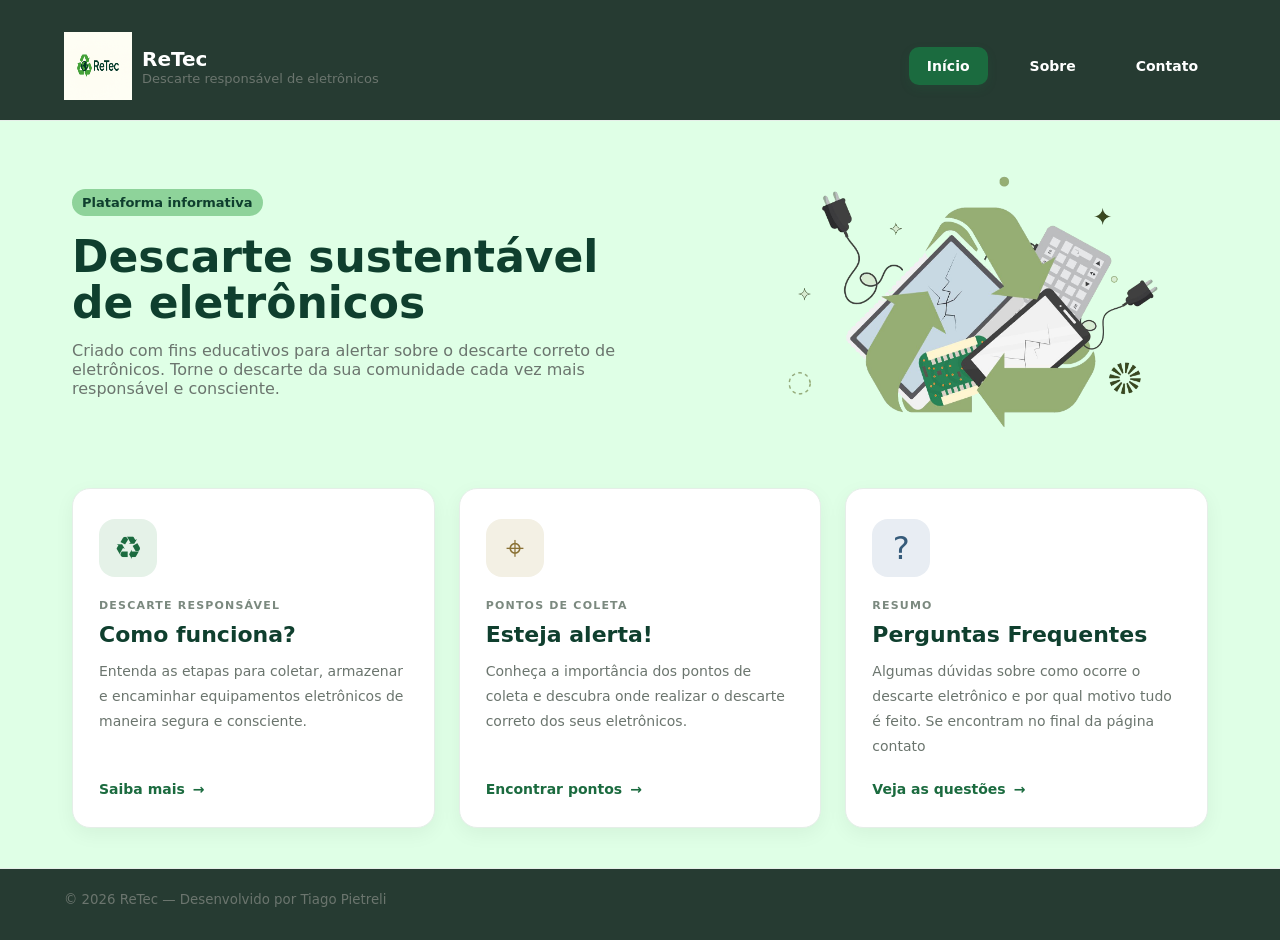
<file: index.html>
<!DOCTYPE html>
<html lang="pt-BR">
<head>
    <meta charset="UTF-8">
    <meta http-equiv="refresh" content="0; url=HTML/index.html">
    <title>ReTec</title>
</head>
<body>
    <p>
        Se não for redirecionado,
        <a href="HTML/index.html">clique aqui para acessar o ReTec</a>.
    </p>
</body>
</html>
</file>
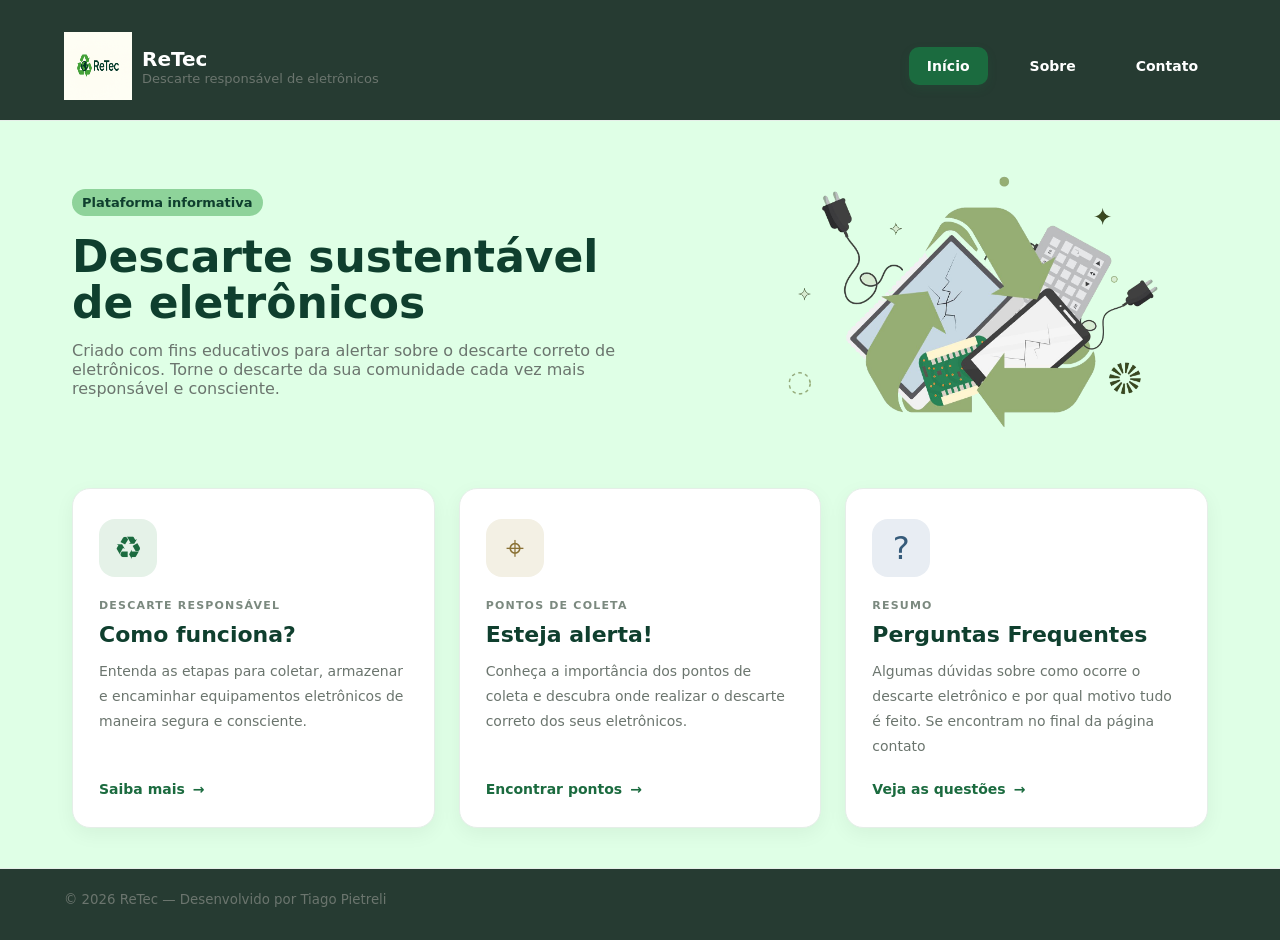
<file: HTML/index.html>
<!doctype html>
<html lang="pt-BR">

<head>
    <meta charset="utf-8" />
    <meta name="viewport" content="width=device-width,initial-scale=1" />
    <title>ReTec — Descarte responsável de eletrônicos</title>
    <link rel="stylesheet" href="../CSS/style.css" />
</head>

<body>

    <header>
        <div class="container">

            <div class="brand">
                <img class="logo" src="../assets/logo.png" alt="ReTec — logo" />
                <div>
                    <h1>ReTec</h1>
                    <div style="font-size:13px;color:var(--muted)">
                        Descarte responsável de eletrônicos
                    </div>
                </div>
            </div>

            <nav aria-label="Menu principal">
                <a href="index.html" class="active">Início</a>
                <a href="sobre.html">Sobre</a>
                <a href="contato.html">Contato</a>
            </nav>

        </div>
    </header>


    <main>

        <section class="hero" id="home">

            <div class="container">

                <div class="hero__content">

                    <div class="hero-intro">

                        <div class="hero-intro__text">

                            <span class="kicker">Plataforma informativa</span>

                            <h2 class="headline">
                                Descarte sustentável de eletrônicos
                            </h2>

                            <p class="sub">
                                Criado com fins educativos para alertar sobre o descarte correto de eletrônicos.
                                Torne o descarte da sua comunidade cada vez mais responsável e consciente.
                            </p>

                        </div>

                        <div class="hero-intro__image">
                            <img src="../assets/index.png" alt="Ilustração sobre reciclagem de eletrônicos" />
                        </div>

                    </div>
                    <div class="cards">

                        <article class="card card--funciona">
                            <div class="card-icon">
                                <span>♻</span>
                            </div>

                            <span class="card-label">DESCARTE RESPONSÁVEL</span>

                            <h3>Como funciona?</h3>

                            <p>
                                Entenda as etapas para coletar, armazenar e encaminhar
                                equipamentos eletrônicos de maneira segura e consciente.
                            </p>

                            <a href="sobre.html" class="card-link">
                                Saiba mais <span>→</span>
                            </a>
                        </article>

                        <article class="card card--alerta">
                            <div class="card-icon">
                                <span>⌖</span>
                            </div>

                            <span class="card-label">PONTOS DE COLETA</span>

                            <h3>Esteja alerta!</h3>

                            <p>
                                Conheça a importância dos pontos de coleta e descubra
                                onde realizar o descarte correto dos seus eletrônicos.
                            </p>


                            <a href="contato.html" class="card-link">
                                Encontrar pontos <span>→</span>
                            </a>
                        </article>

                        <article class="card card--perguntas">
                            <div class="card-icon">
                                <span>?</span>
                            </div>

                            <span class="card-label">RESUMO</span>

                            <h3>Perguntas Frequentes</h3>

                            <p>
                                Algumas dúvidas sobre como ocorre o descarte eletrônico e por qual motivo tudo é feito.
                                Se encontram no final da página contato
                            </p>


                            <a href="contato.html" class="card-link">
                                Veja as questões <span>→</span>
                            </a>
                        </article>

                    </div>
                </div>

            </div>
        </section>

    </main>


    <footer>
        <div class="container">
            <small>
                &copy; <span id="year"></span> ReTec — Desenvolvido por Tiago Pietreli
            </small>
        </div>
    </footer>

    <script>
        function goTo(page) {
            window.location.href = page;
        }

        document.getElementById('year').textContent = new Date().getFullYear();
    </script>

</body>

</html>
</file>
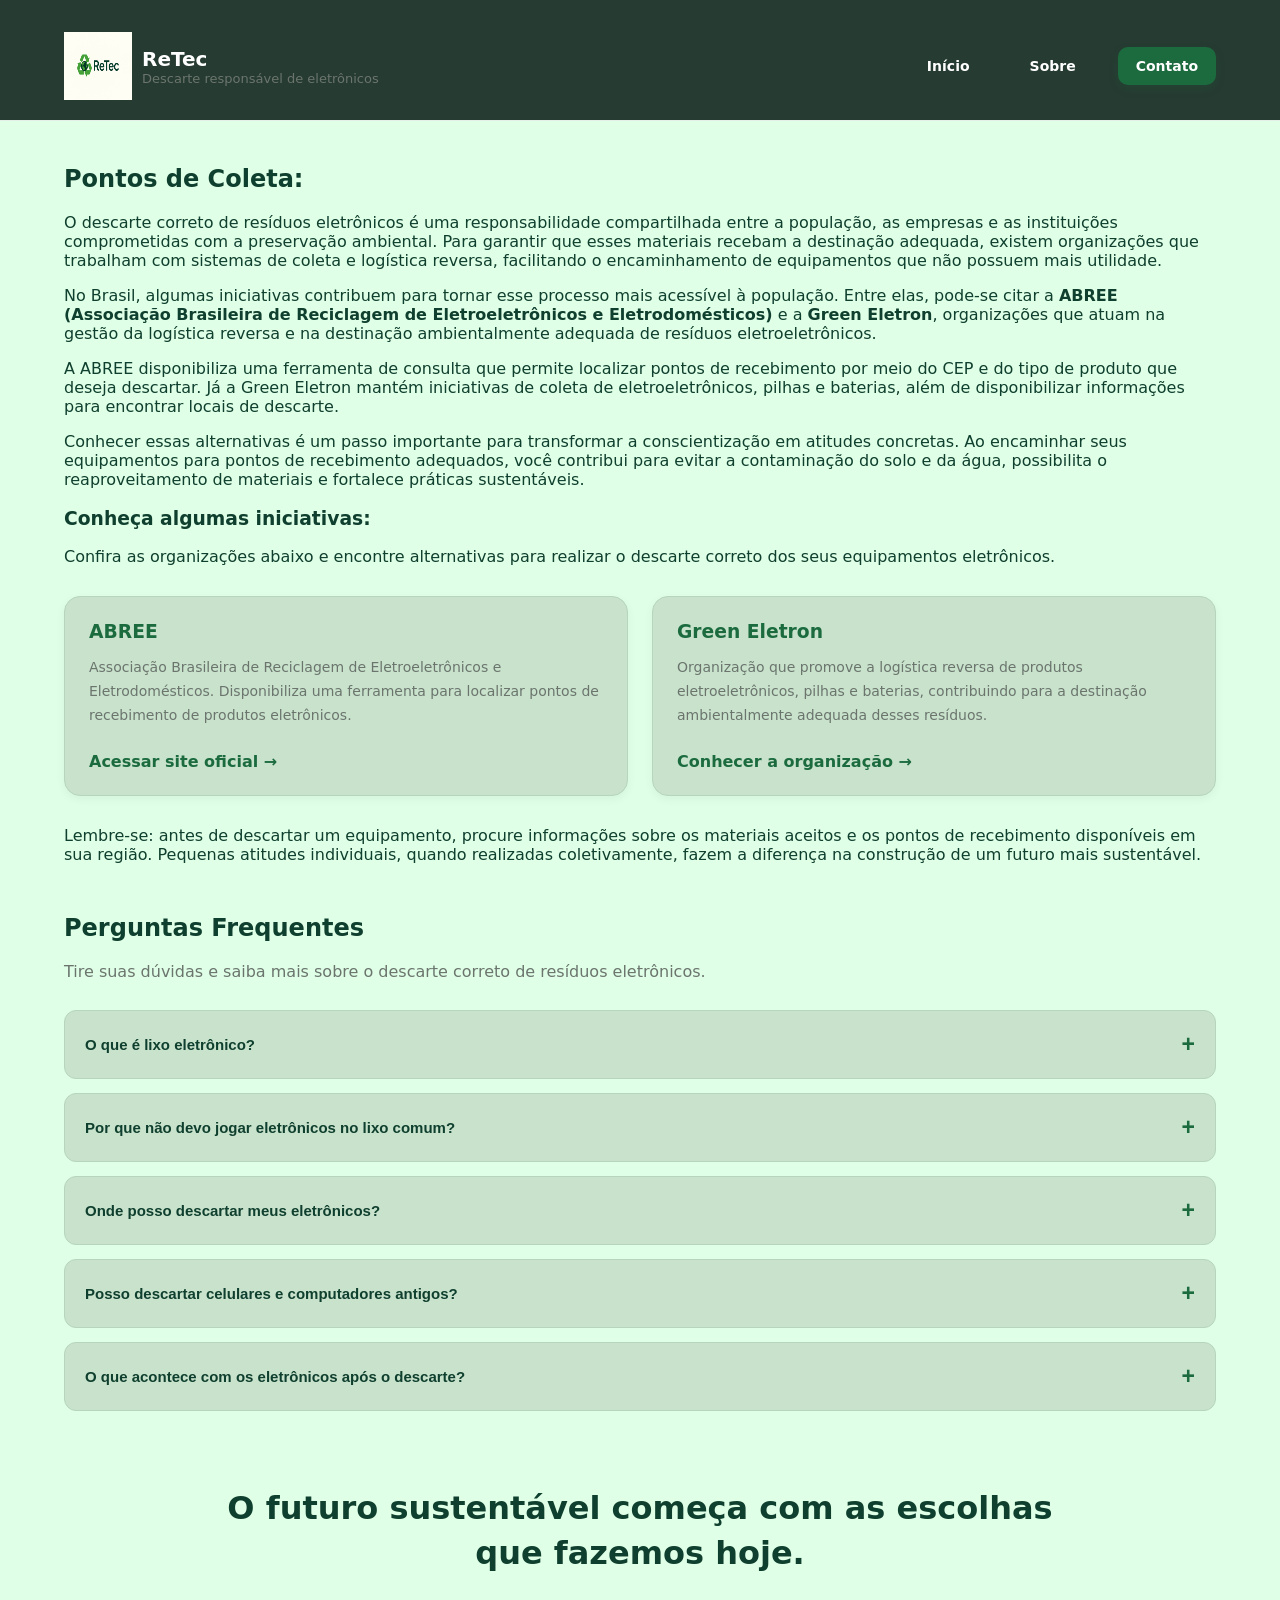
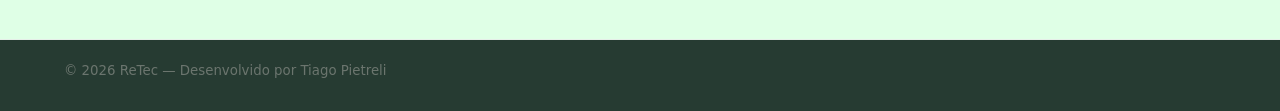
<file: HTML/contato.html>
<!DOCTYPE html>
<html lang="pt-BR">

<head>
    <meta charset="UTF-8" />
    <meta name="viewport" content="width=device-width, initial-scale=1.0" />
    <title>ReTec — Contato</title>
    <link rel="stylesheet" href="../CSS/style.css" />
    <link rel="stylesheet" href="../CSS/contato.css" />
</head>

<body>


    <header>
        <div class="container">

            <div class="brand">
                <img class="logo" src="../assets/logo.png" alt="ReTec — logo" />

                <div>
                    <h1>ReTec</h1>
                    <div style="font-size:13px;color:var(--muted)">
                        Descarte responsável de eletrônicos
                    </div>
                </div>
            </div>

            <nav aria-label="Menu principal">
                <a href="index.html">Início</a>
                <a href="sobre.html">Sobre</a>
                <a href="contato.html" class="active">Contato</a>
            </nav>

        </div>
    </header>


    <main>

        <section id="contato" class="section about">

            <div class="container">

                <h2>Pontos de Coleta:</h2>

                <p>
                    O descarte correto de resíduos eletrônicos é uma responsabilidade
                    compartilhada entre a população, as empresas e as instituições
                    comprometidas com a preservação ambiental. Para garantir que esses
                    materiais recebam a destinação adequada, existem organizações que
                    trabalham com sistemas de coleta e logística reversa, facilitando
                    o encaminhamento de equipamentos que não possuem mais utilidade.
                </p>

                <p>
                    No Brasil, algumas iniciativas contribuem para tornar esse processo
                    mais acessível à população. Entre elas, pode-se citar a
                    <strong>ABREE (Associação Brasileira de Reciclagem de Eletroeletrônicos
                        e Eletrodomésticos)</strong> e a <strong>Green Eletron</strong>,
                    organizações que atuam na gestão da logística reversa e na
                    destinação ambientalmente adequada de resíduos eletroeletrônicos.
                </p>

                <p>
                    A ABREE disponibiliza uma ferramenta de consulta que permite
                    localizar pontos de recebimento por meio do CEP e do tipo de produto
                    que deseja descartar. Já a Green Eletron mantém iniciativas de
                    coleta de eletroeletrônicos, pilhas e baterias, além de disponibilizar
                    informações para encontrar locais de descarte.
                </p>

                <p>
                    Conhecer essas alternativas é um passo importante para transformar
                    a conscientização em atitudes concretas. Ao encaminhar seus
                    equipamentos para pontos de recebimento adequados, você contribui
                    para evitar a contaminação do solo e da água, possibilita o
                    reaproveitamento de materiais e fortalece práticas sustentáveis.
                </p>

                <h3>Conheça algumas iniciativas:</h3>

                <p>
                    Confira as organizações abaixo e encontre alternativas para
                    realizar o descarte correto dos seus equipamentos eletrônicos.
                </p>

                <div class="collection-cards">

                    <article class="collection-card">
                        <h3>ABREE</h3>

                        <p>
                            Associação Brasileira de Reciclagem de Eletroeletrônicos
                            e Eletrodomésticos. Disponibiliza uma ferramenta para
                            localizar pontos de recebimento de produtos eletrônicos.
                        </p>

                        <a href="https://abree.org.br/" target="_blank" rel="noopener noreferrer"
                            class="collection-link">
                            Acessar site oficial →
                        </a>
                    </article>

                    <article class="collection-card">
                        <h3>Green Eletron</h3>

                        <p>
                            Organização que promove a logística reversa de produtos
                            eletroeletrônicos, pilhas e baterias, contribuindo para
                            a destinação ambientalmente adequada desses resíduos.
                        </p>

                        <a href="https://greeneletron.org.br/sobre-nos/" target="_blank" rel="noopener noreferrer"
                            class="collection-link">
                            Conhecer a organização →
                        </a>
                    </article>

                </div>

                <p>
                    Lembre-se: antes de descartar um equipamento, procure informações
                    sobre os materiais aceitos e os pontos de recebimento disponíveis
                    em sua região. Pequenas atitudes individuais, quando realizadas
                    coletivamente, fazem a diferença na construção de um futuro
                    mais sustentável.
                </p>

                <section class="faq-section">
                    <h2>Perguntas Frequentes</h2>

                    <p class="faq-intro">
                        Tire suas dúvidas e saiba mais sobre o descarte
                        correto de resíduos eletrônicos.
                    </p>

                    <div class="faq-container">

                        <div class="faq-item">
                            <button class="faq-question">
                                O que é lixo eletrônico?
                                <span>+</span>
                            </button>
                            <div class="faq-answer">
                                <p>
                                    É todo equipamento elétrico ou eletrônico
                                    descartado, como celulares, computadores,
                                    televisores, pilhas e baterias.
                                </p>
                            </div>
                        </div>

                        <div class="faq-item">
                            <button class="faq-question">
                                Por que não devo jogar eletrônicos no lixo comum?
                                <span>+</span>
                            </button>
                            <div class="faq-answer">
                                <p>
                                    Esses equipamentos podem conter substâncias
                                    prejudiciais ao meio ambiente e à saúde.
                                    Além disso, muitos materiais podem ser
                                    recuperados e reciclados.
                                </p>
                            </div>
                        </div>

                        <div class="faq-item">
                            <button class="faq-question">
                                Onde posso descartar meus eletrônicos?
                                <span>+</span>
                            </button>
                            <div class="faq-answer">
                                <p>
                                    Você pode consultar os pontos de recebimento
                                    disponíveis na sua região por meio de iniciativas
                                    como ABREE e Green Eletron.
                                </p>
                            </div>
                        </div>

                        <div class="faq-item">
                            <button class="faq-question">
                                Posso descartar celulares e computadores antigos?
                                <span>+</span>
                            </button>
                            <div class="faq-answer">
                                <p>
                                    Sim! Celulares, computadores e outros equipamentos
                                    podem ser encaminhados a pontos de coleta que
                                    aceitem esses materiais.
                                </p>
                            </div>
                        </div>

                        <div class="faq-item">
                            <button class="faq-question">
                                O que acontece com os eletrônicos após o descarte?
                                <span>+</span>
                            </button>
                            <div class="faq-answer">
                                <p>
                                    Os resíduos são encaminhados para processos
                                    adequados de triagem, desmontagem, reaproveitamento
                                    e reciclagem, conforme o tipo de material.
                                </p>
                            </div>
                        </div>

                    </div>
                </section>

            </div>


            <div class="final-message">
                <h2>
                    O futuro sustentável começa com as escolhas que fazemos hoje.
                </h2>
            </div>

        </section>

    </main>


    <footer>
        <div class="container">
            <small>
                &copy; <span id="year"></span> ReTec —
                Desenvolvido por Tiago Pietreli
            </small>
        </div>
    </footer>


    <script>
        document.getElementById('year').textContent =
            new Date().getFullYear();
    </script>

    <script src="../Javascript/questions.js"></script>

</body>

</html>
</file>
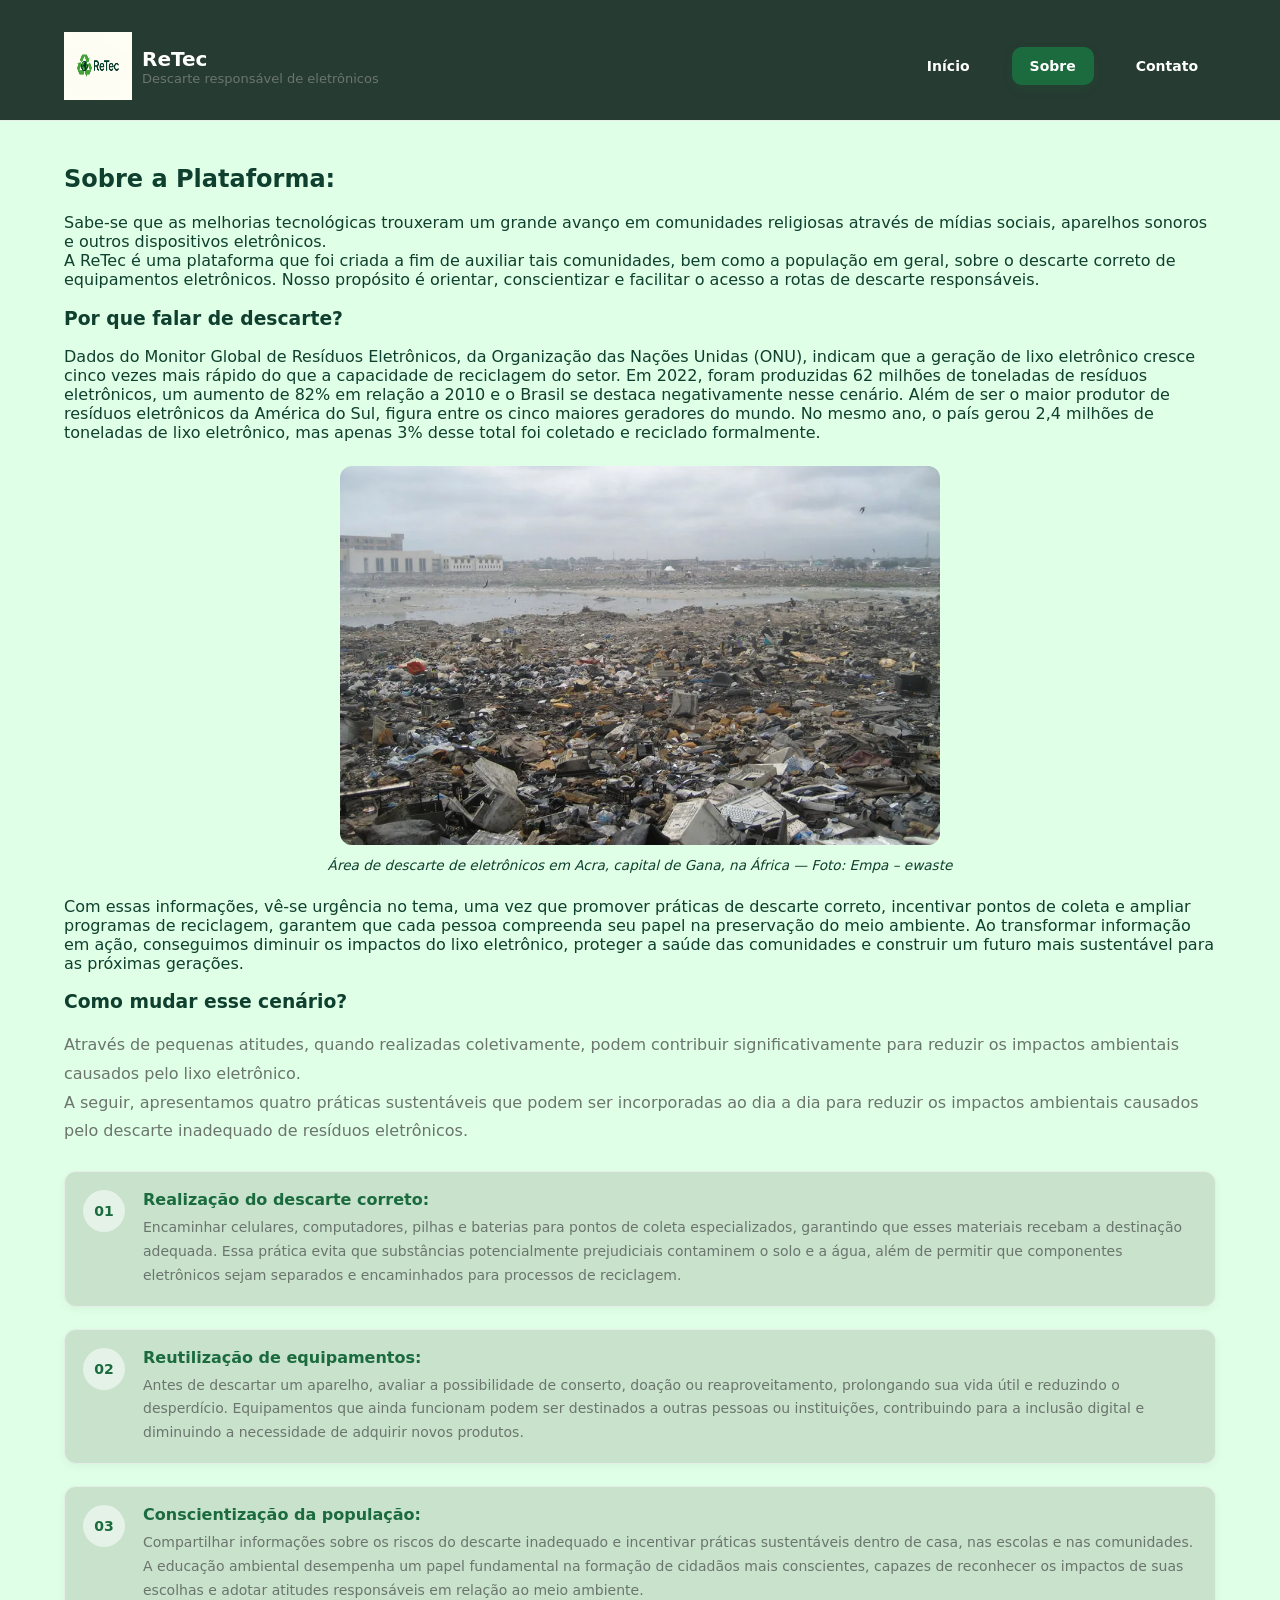
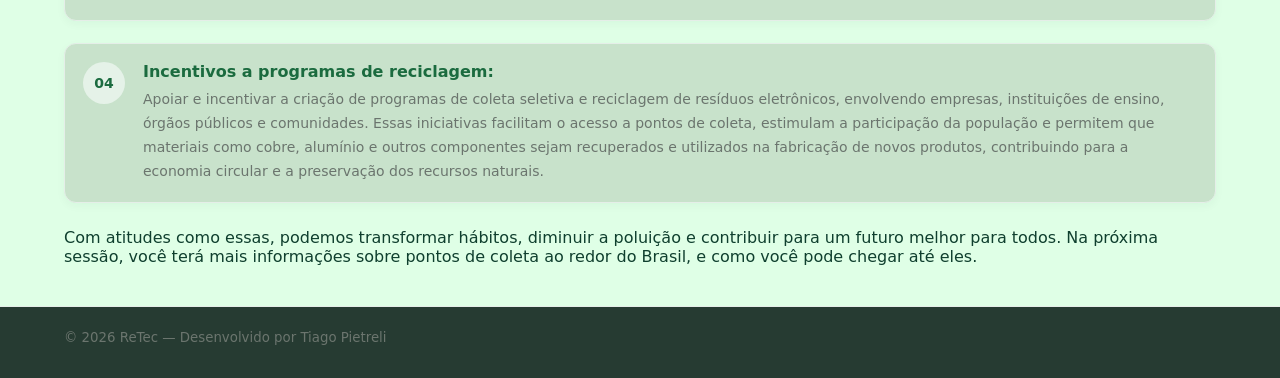
<file: HTML/sobre.html>
<!DOCTYPE html>
<html lang="pt-BR">

<head>
    <meta charset="UTF-8" />
    <meta name="viewport" content="width=device-width, initial-scale=1.0" />
    <title>ReTec — Sobre</title>
    <link rel="stylesheet" href="../CSS/style.css" />
    <link rel="stylesheet" href="../CSS/sobre.css" />
</head>

<body>


    <header>
        <div class="container">

            <div class="brand">
                <img class="logo" src="../assets/logo.png" alt="ReTec — logo" />

                <div>
                    <h1>ReTec</h1>
                    <div style="font-size:13px;color:var(--muted)">
                        Descarte responsável de eletrônicos
                    </div>
                </div>
            </div>

            <nav aria-label="Menu principal">
                <a href="index.html">Início</a>
                <a href="sobre.html" class="active">Sobre</a>
                <a href="contato.html">Contato</a>
            </nav>

        </div>
    </header>


    <main>

        <section id="sobre" class="section about">

            <div class="container">

                <h2>Sobre a Plataforma:</h2>

                <p>
                    Sabe-se que as melhorias tecnológicas trouxeram um grande avanço em comunidades religiosas através
                    de
                    mídias sociais, aparelhos sonoros e outros dispositivos eletrônicos. <br>
                    A ReTec é uma plataforma que foi criada a fim de auxiliar tais comunidades, bem como a população em
                    geral, sobre o descarte correto
                    de equipamentos eletrônicos. Nosso propósito é orientar, conscientizar e facilitar o acesso a rotas
                    de descarte responsáveis.
                </p>

                <h3>Por que falar de descarte?</h3>

                <p>
                    Dados do Monitor Global de Resíduos Eletrônicos, da Organização das Nações Unidas (ONU), indicam que
                    a
                    geração de lixo eletrônico cresce cinco vezes mais rápido do que a capacidade de reciclagem do
                    setor.

                    Em 2022, foram produzidas 62 milhões de toneladas de resíduos eletrônicos, um aumento de 82% em
                    relação
                    a 2010 e o Brasil se destaca negativamente nesse cenário.

                    Além de ser o maior produtor de resíduos eletrônicos da América do Sul, figura entre os cinco
                    maiores
                    geradores do mundo.

                    No mesmo ano, o país gerou 2,4 milhões de toneladas de lixo eletrônico, mas apenas 3% desse total
                    foi
                    coletado e reciclado formalmente.
                </p>


                <figure class="about-figure">

                    <img src="../assets/lixo-eletronico.webp"
                        alt="Área contaminada pelo descarte inadequado de resíduos eletrônicos" class="about-image">

                    <figcaption>
                        Área de descarte de eletrônicos em Acra, capital de Gana, na África — Foto: Empa – ewaste
                    </figcaption>

                </figure>

                <p>
                    Com essas informações, vê-se urgência no tema, uma vez que promover práticas de descarte correto,
                    incentivar pontos de coleta e ampliar programas de reciclagem,
                    garantem que cada pessoa compreenda seu papel na preservação do meio ambiente.
                    Ao transformar informação em ação, conseguimos diminuir os impactos do lixo eletrônico,
                    proteger a saúde das comunidades e construir um futuro mais sustentável para as próximas gerações.
                </p>

                <h3>Como mudar esse cenário?</h3>

                <p class="solutions-intro">
                    Através de pequenas atitudes, quando realizadas coletivamente,
                    podem contribuir significativamente para reduzir os impactos
                    ambientais causados pelo lixo eletrônico. <br>
                    A seguir, apresentamos quatro práticas sustentáveis que podem ser incorporadas ao dia a dia para
                    reduzir
                    os impactos ambientais causados pelo descarte inadequado de resíduos eletrônicos.
                </p>


                <ol class="solutions-list">

                    <li>
                        <div class="solution-content">
                            <strong>Realização do descarte correto:</strong>
                            <p>
                                Encaminhar celulares, computadores, pilhas e baterias
                                para pontos de coleta especializados, garantindo que
                                esses materiais recebam a destinação adequada. Essa prática evita que substâncias
                                potencialmente prejudiciais contaminem o solo e a água, além de permitir que componentes
                                eletrônicos sejam separados e encaminhados para processos de reciclagem.
                            </p>
                        </div>
                    </li>

                    <li>
                        <div class="solution-content">
                            <strong>Reutilização de equipamentos:</strong>
                            <p>
                                Antes de descartar um aparelho, avaliar a possibilidade
                                de conserto, doação ou reaproveitamento, prolongando
                                sua vida útil e reduzindo o desperdício. Equipamentos que ainda funcionam podem ser
                                destinados a outras pessoas ou instituições, contribuindo para a inclusão digital e
                                diminuindo a necessidade de adquirir novos produtos.
                            </p>
                        </div>
                    </li>

                    <li>
                        <div class="solution-content">
                            <strong>Conscientização da população:</strong>
                            <p>
                                Compartilhar informações sobre os riscos do descarte
                                inadequado e incentivar práticas sustentáveis dentro
                                de casa, nas escolas e nas comunidades. A educação ambiental desempenha um papel
                                fundamental
                                na formação de cidadãos mais conscientes, capazes de reconhecer os impactos de suas
                                escolhas
                                e adotar atitudes responsáveis em relação ao meio ambiente.
                            </p>
                        </div>
                    </li>

                    <li>
                        <div class="solution-content">
                            <strong>Incentivos a programas de reciclagem:</strong>
                            <p>
                                Apoiar e incentivar a criação de programas de coleta seletiva e reciclagem de resíduos
                                eletrônicos, envolvendo empresas, instituições de ensino, órgãos públicos e comunidades.
                                Essas iniciativas facilitam o acesso a pontos de coleta, estimulam a participação da
                                população e permitem que materiais como cobre, alumínio e outros componentes sejam
                                recuperados e utilizados na fabricação de novos produtos, contribuindo para a economia
                                circular e a preservação dos recursos naturais.
                            </p>
                        </div>
                    </li>

                </ol>

                <p>
                    Com atitudes como essas, podemos transformar hábitos, diminuir
                    a poluição e contribuir para um futuro melhor para todos. Na próxima sessão, você terá mais
                    informações
                    sobre pontos de coleta ao redor do Brasil, e como você pode chegar até eles.
                </p>

            </div>

        </section>

    </main>


    <footer>
        <div class="container">
            <small>
                &copy; <span id="year"></span> ReTec —
                Desenvolvido por Tiago Pietreli 
            </small>
        </div>
    </footer>


    <script>
        document.getElementById('year').textContent =
            new Date().getFullYear();
    </script>

</body>

</html>
</file>
<file: CSS/style.css>
:root {
    --bg: #dfffe6;
    --card: #e8ebe9;
    --green-900: #0f3f2e;
    --green-700: #1b6b3f;
    --green-500: #37a24f;
    --green-300: #8ed39a;
    --muted: #6b756e;
    --radius: 100px;
    --container-max: 2500px;
    --gap: 100px;
    --shadow: 0 8px 18px rgba(9, 15, 12, 0.06);
    font-family: Inter, system-ui, -apple-system, "Segoe UI", Roboto, "Helvetica Neue", Arial;
}

* {
    box-sizing: border-box;
}

html,
body {
    min-height: 100%;
}

body {
    margin: 0;
    background: #263B32;
    color: var(--green-900);
    padding: 12px 0;
}

.wrapper {
    width: 70%;
    max-width: 1200px;
    margin: 0 auto;
    padding: 0;
    background: #ffffff;
    border-radius: 18px;
    box-shadow: var(--shadow);
    box-sizing: border-box;
    overflow: hidden;
}

/* CABEÇALHO E IDENTIDADE VISUAL */

header {
    display: flex;
    align-items: center;
    justify-content: space-between;
    gap: 16px;
    margin-bottom: 0;
    padding: 20px 24px;
    background: #263B32;
    border-bottom: 1px solid #e5eee8;
}

.brand {
    display: flex;
    align-items: center;
    gap: 10px;
}

.logo {
    width: 68px;
    height: 68px;
    display: block;
}

.brand h1 {
    font-size: 20px;
    margin: 0;
    font-weight: 600;
    color: #ffffff;
}


/* MENU DE NAVEGAÇÃO */

nav {
    display: flex;
    align-items: center;
    gap: 8px;
}

nav a {
    position: relative;
    display: inline-block;
    padding: 11px 18px;
    border-radius: 10px;

    color: #ffffff;
    text-decoration: none;
    font-size: 14px;
    font-weight: 600;

    transition: all 0.3s ease;
    cursor: pointer;
}

nav a:hover {
    background: #e5f2e8;
    color: var(--green-700);
    transform: translateY(-2px);
}

nav a.active {
    background: var(--green-700);
    color: #ffffff;
    box-shadow: 0 4px 10px rgba(27, 107, 63, 0.18);
}

nav a.active:hover {
    background: var(--green-900);
    color: #ffffff;
}

nav a:focus-visible {
    outline: 3px solid var(--green-300);
    outline-offset: 3px;
}


/* SEÇÃO PRINCIPAL - PÁGINA INICIAL */

.hero {
    display: block;
    width: 100%;
    padding: 32px 24px;
    background: var(--bg);
    text-align: left;
}

.hero__logo {
    display: flex;
    justify-content: center;
}

/* IMAGEM DA PÁGINA INICIAL */

.hero-intro {
    display: flex;
    align-items: center;
    justify-content: space-between;
    gap: 40px;
    width: 100%;
    margin-bottom: 35px;
}

.hero-intro__text {
    flex: 1;
    max-width: 600px;
}

.hero-intro__image {
    flex: 0 0 400px;
    display: flex;
    justify-content: center;
    align-items: center;
    transform: translateX(-35px);
}

.hero-intro__image img {
    display: block;
    width: 100%;
    max-width: 400px;
    height: auto;
    object-fit: contain;
}

.hero__content {
    width: 100%;
    padding: 8px;
}

.kicker {
    display: inline-block;
    padding: 6px 10px;
    border-radius: 999px;
    background: var(--green-300);
    color: var(--green-900);
    font-weight: 600;
    font-size: 13px;
}

.headline {
    font-size: 44px;
    line-height: 1.03;
    margin: 18px 0 16px;
    font-weight: 700;
    color: var(--green-900);
}

.sub {
    color: var(--muted);
    max-width: 640px;
}

.cta {
    display: inline-block;
    margin-top: 20px;
    padding: 14px 22px;
    border-radius: 12px;
    background: var(--green-500);
    color: white;
    font-weight: 700;
    text-decoration: none;
} 

/* RODAPÉ */

footer {
    margin-top: 0;
    padding: 20px 24px;
    background: #263B32;
    border-top: 1px solid #e5eee8;
    display: flex;
    justify-content: space-between;
    align-items: center;
}

footer small {
    color: var(--muted);
}


/* CLASSE AUXILIAR */

.muted {
    color: var(--muted);
}


/* CARDS DA PÁGINA PRINCIPAL */

.cards {
    display: grid;
    grid-template-columns: repeat(3, minmax(0, 1fr));
    gap: 24px;
    margin-top: 45px;
}



.cards .card {
    position: relative;
    display: flex;
    flex-direction: column;
    align-items: flex-start;

    min-height: 310px;
    padding: 30px 26px;

    background: #ffffff;
    border: 1px solid #e5eee8;
    border-radius: 18px;

    box-shadow: 0 6px 20px rgba(9, 15, 12, 0.05);

    transition: transform 0.3s ease,
        box-shadow 0.3s ease;
}



.cards .card:hover {
    transform: translateY(-7px);
    box-shadow: 0 14px 28px rgba(9, 15, 12, 0.10);
}



.cards .card-icon {
    width: 58px;
    height: 58px;

    display: flex;
    align-items: center;
    justify-content: center;

    margin-bottom: 22px;

    border-radius: 16px;
    font-size: 32px;
}



.card--funciona .card-icon {
    background: #e5f2e8;
    color: #1b6b3f;
}

.card--alerta .card-icon {
    background: #f3f0e4;
    color: #8a7134;
}

.card--perguntas .card-icon {
    background: #e8edf3;
    color: #365b7a;
}



.cards .card-label {
    margin-bottom: 10px;

    font-size: 11px;
    font-weight: 700;
    letter-spacing: 1.2px;

    color: #7b897f;
}



.cards .card h3 {
    margin: 0 0 12px;

    font-size: 22px;
    font-weight: 700;

    color: #0f3f2e;
}



.cards .card p {
    margin: 0 0 22px;

    font-size: 14px;
    line-height: 1.8;

    color: #6b756e;
}



.cards .card-link {
    display: inline-flex;
    align-items: center;
    gap: 8px;

    margin-top: auto;

    color: #1b6b3f;
    font-size: 14px;
    font-weight: 700;

    text-decoration: none;

    transition: gap 0.2s ease;
}

.cards .card-link:hover {
    gap: 13px;
}

.hero-content {
    display: flex;
    align-items: center;
    justify-content: space-between;
    gap: 32px;
    width: 100%;
}

.hero-text {
    flex: 1;
    max-width: 560px;
}

.hero-image {
    flex: 1;
    display: flex;
    justify-content: center;
    align-items: center;
}

.hero-image img {
    width: 100%;
    max-width: 480px;
    height: auto;
    object-fit: contain;
}

.container {
    width: 100%;
    max-width: 1200px;
    margin: 0 auto;
    padding: 0 24px;
    box-sizing: border-box;
}

/* CABEÇALHO */
header .container {
    display: flex;
    align-items: center;
    justify-content: space-between;
    gap: 30px;
}


header .brand {
    display: flex;
    align-items: center;
    flex-shrink: 0;
}


header nav {
    display: flex;
    align-items: center;
    gap: 24px;
}

/* RESPONSIVIDADE */

@media (max-width: 900px) {


    .cards {
        grid-template-columns: repeat(2, minmax(0, 1fr));
    }


    .hero {
        flex-direction: column;
        text-align: center;
    }

    .hero-content {
        flex-direction: column;
        text-align: center;
    }

    .hero-text {
        max-width: 100%;
    }


    nav {
        display: none;
    }

    .headline {
        font-size: 34px;
    }
}

@media (max-width: 600px) {
    body {
        padding: 6px;
    }

    .wrapper {
        width: 100%;
        padding: 18px 14px;
        border-radius: 12px;
    }


    .cards {
        grid-template-columns: 1fr;
        gap: 18px;
    }

    .cards .card {
        min-height: 280px;
        padding: 25px 22px;
    }

    .brand h1 {
        font-size: 18px;
    }
}

@media (max-width: 520px) {
    .headline {
        font-size: 26px;
    }
}

/* RESPONSIVIDADE DA IMAGEM */

@media (max-width: 700px) {
    .hero-intro {
        flex-direction: column;
        text-align: center;
        gap: 20px;
    }

    .hero-intro__image {
        flex: none;
        width: 100%;
    }

    .hero-intro__image img {
        max-width: 260px;
    }
}
</file>
<file: CSS/contato.css>
.section.about {
    width: 100%;
    padding: 24px 0;
    box-sizing: border-box;
    background-color: #dfffe6;
}


/* CARDS DE PONTOS DE COLETA */

.collection-cards {
    display: grid;
    grid-template-columns: repeat(2, 1fr);
    gap: 24px;
    margin: 30px 0;
}

.collection-card {
    padding: 24px;
    background: #C8E2CB;
    border: 1px solid #b7d5bd;
    border-radius: 16px;
    box-shadow: 0 3px 10px rgba(15, 63, 46, 0.05);
    transition: transform 0.3s ease, box-shadow 0.3s ease;
}

.collection-card:hover {
    transform: translateY(-5px);
    box-shadow: 0 6px 15px rgba(15, 63, 46, 0.10);
}

.collection-card h3 {
    color: var(--green-700);
    margin-top: 0;
    margin-bottom: 12px;
}

.collection-card p {
    color: var(--muted);
    font-size: 14px;
    line-height: 1.7;
}

.collection-link {
    display: inline-block;
    margin-top: 10px;
    color: var(--green-700);
    font-weight: 700;
    text-decoration: none;
}

.collection-link:hover {
    text-decoration: underline;
}

/* MENSAGEM FINAL */

.final-message {
    width: 100%;
    margin: 55px auto 20px;
    padding: 20px;
    box-sizing: border-box;
    text-align: center;
}

.final-message h2 {
    max-width: 900px;
    margin: 0 auto;
    color: var(--green-900);
    font-size: clamp(24px, 3vw, 32px);
    font-weight: 800;
    line-height: 1.4;
}


/* PERGUNTAS FREQUENTES */

.faq-section {
    margin: 50px auto;
}

.faq-section h2 {
    color: var(--green-900);
    margin-bottom: 12px;
}

.faq-intro {
    color: var(--muted);
    line-height: 1.7;
    margin-bottom: 25px;
}

.faq-container {
    display: flex;
    flex-direction: column;
    gap: 14px;
}

.faq-item {
    background: #C8E2CB;
    border: 1px solid #b7d5bd;
    border-radius: 12px;
    overflow: hidden;
}

.faq-question {
    width: 100%;
    padding: 20px;
    border: none;
    background: transparent;
    color: var(--green-900);
    font-size: 15px;
    font-weight: 700;
    text-align: left;
    display: flex;
    justify-content: space-between;
    align-items: center;
    cursor: pointer;
}

.faq-question span {
    font-size: 23px;
    color: var(--green-700);
}

.faq-answer {
    display: none;
    padding: 0 20px 18px;
}

.faq-answer p {
    color: var(--muted);
    font-size: 14px;
    line-height: 1.7;
    margin: 0;
}

.faq-item.active .faq-answer {
    display: block;
}

/* RESPONSIVIDADE */

@media (max-width: 600px) {
    .collection-cards {
        grid-template-columns: 1fr;
    }
}

@media (max-width: 600px) {
    .faq-question {
        padding: 16px;
        font-size: 14px;
    }
}
</file>
<file: CSS/sobre.css>
/* ÁREA PRINCIPAL - PÁGINA SOBRE */

.section.about {
    width: 100%;
    padding: 24px 0;
    box-sizing: border-box;
    background-color: #dfffe6;
}

.about-figure {
    margin: 1.5rem auto;
    text-align: center;
}

/* IMAGEM E LEGENDA */

.about-image {
    display: block;
    width: 100%;
    max-width: 600px;
    height: auto;
    margin: 0 auto;
    border-radius: 12px;
}

.about-figure figcaption {
    margin-top: 0.7rem;
    font-size: 0.85rem;
    color: var(--muted-dark);
    font-style: italic;
    text-align: center;
}


/* INTRODUÇÃO */

.solutions-intro {
    color: var(--muted);
    line-height: 1.8;
    margin-bottom: 25px;
}


/* LISTA NUMERADA */

.solutions-list {
    list-style: none;
    counter-reset: solutions;
    padding: 0;
    margin: 25px 0;
}


.solutions-list li {
    counter-increment: solutions;
    display: flex;
    align-items: flex-start;
    gap: 18px;
    margin-bottom: 22px;
    padding: 18px;
    background: #C8E2CB;
    border: 1px solid #e5eee8;
    border-radius: 12px;
    box-shadow: 0 3px 10px rgba(15, 63, 46, 0.04);
    transition: transform 0.3s ease,
                box-shadow 0.3s ease;
}


.solutions-list li::before {
    content: counter(solutions, decimal-leading-zero);
    min-width: 42px;
    height: 42px;
    display: flex;
    align-items: center;
    justify-content: center;
    border-radius: 50%;
    background: #e5f2e8;
    color: var(--green-700);
    font-size: 14px;
    font-weight: 800;
}


.solutions-list li:hover {
    transform: translateX(5px);
    box-shadow: 0 6px 15px rgba(15, 63, 46, 0.09);
}


/* CONTEÚDO DOS ITENS */

.solution-content strong {
    display: block;
    color: var(--green-700);
    font-size: 16px;
    margin-bottom: 7px;
}

.solution-content p {
    color: var(--muted);
    font-size: 14px;
    line-height: 1.7;
    margin: 0;
}


.solutions-conclusion {
    color: var(--green-900);
    font-weight: 600;
    line-height: 1.8;
    margin-top: 25px;
}


/* RESPONSIVIDADE - PÁGINA SOBRE */

@media (max-width: 520px) {
    .solutions-list li {
        gap: 12px;
        padding: 14px;
    }

    .solutions-list li::before {
        min-width: 36px;
        height: 36px;
        font-size: 12px;
    }
}
</file>
